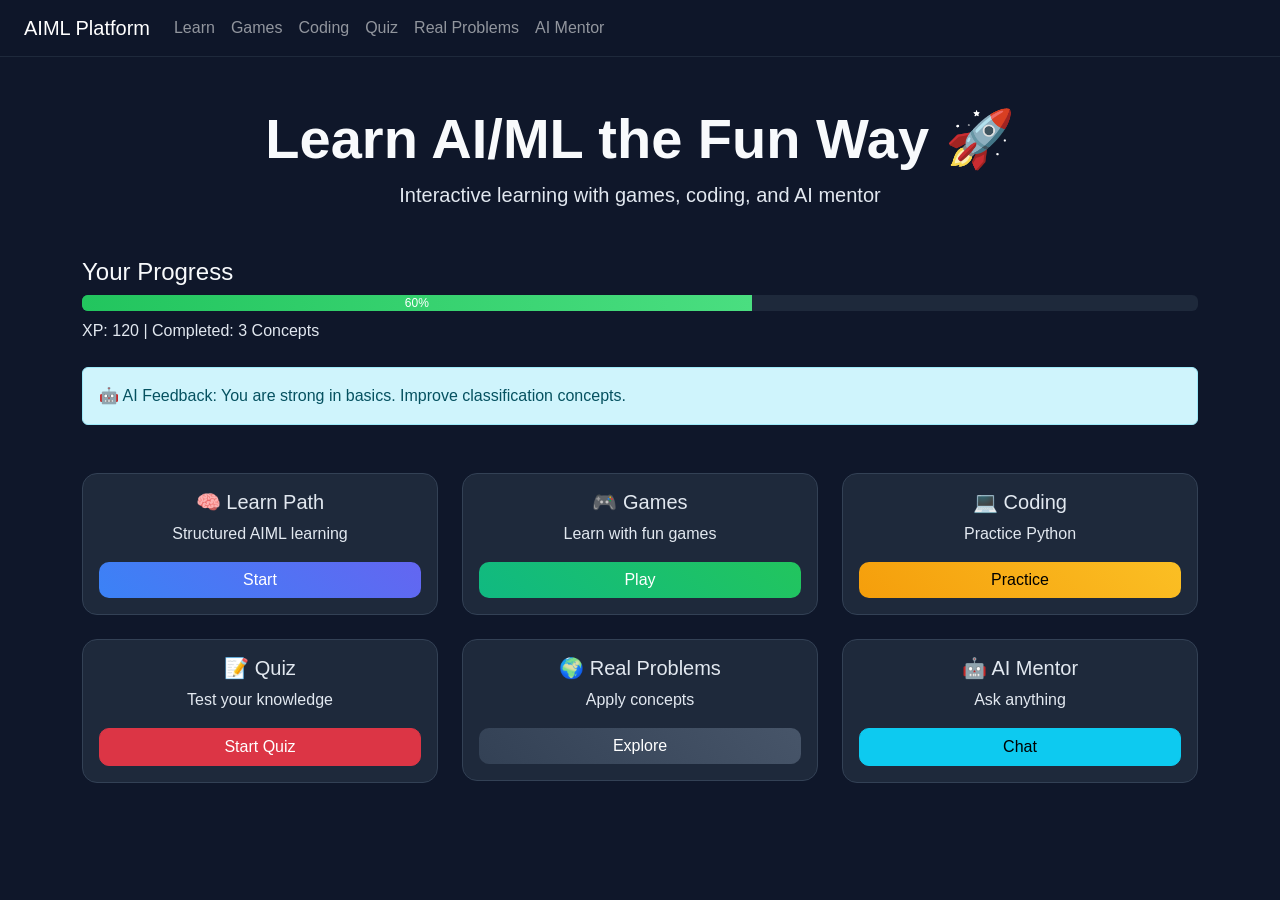
<file: template/index.html>
<!DOCTYPE html>
<html lang="en">
<head>
    <meta charset="UTF-8">
    <title>AIML Learning Platform</title>
    <link href="https://cdn.jsdelivr.net/npm/bootstrap@5.3.0/dist/css/bootstrap.min.css" rel="stylesheet">
    <link rel="stylesheet" href="/static/style.css">
</head>
<body>

<!-- 🔥 NAVBAR -->
<nav class="navbar navbar-expand-lg navbar-dark bg-dark px-4">
    <a class="navbar-brand" href="/">AIML Platform</a>
    <div class="navbar-nav">
        <a class="nav-link" href="/learn">Learn</a>
        <a class="nav-link" href="/games">Games</a>
        <a class="nav-link" href="/coding">Coding</a>
        <a class="nav-link" href="/quiz">Quiz</a>
        <a class="nav-link" href="/problems">Real Problems</a>
        <a class="nav-link" href="/chatbot">AI Mentor</a>
    </div>
</nav>

<!-- 🎯 HERO SECTION -->
<div class="container text-center mt-5">
    <h1 class="display-4 fw-bold">Learn AI/ML the Fun Way 🚀</h1>
    <p class="lead">Interactive learning with games, coding, and AI mentor</p>
</div>

<!-- 📊 PROGRESS -->
<div class="container mt-5">
    <h4>Your Progress</h4>
    <div class="progress">
        <div class="progress-bar bg-success" style="width: 60%">60%</div>
    </div>
    <p class="mt-2">XP: 120 | Completed: 3 Concepts</p>
</div>

<!-- 🧠 AI FEEDBACK -->
<div class="container mt-4">
    <div class="alert alert-info">
        🤖 AI Feedback: You are strong in basics. Improve classification concepts.
    </div>
</div>

<!-- 🧩 NAVIGATION CARDS -->
<div class="container mt-5">
    <div class="row g-4">

        <div class="col-md-4">
            <div class="card p-3 text-center">
                <h5>🧠 Learn Path</h5>
                <p>Structured AIML learning</p>
                <a href="/learn" class="btn btn-primary">Start</a>
            </div>
        </div>

        <div class="col-md-4">
            <div class="card p-3 text-center">
                <h5>🎮 Games</h5>
                <p>Learn with fun games</p>
                <a href="/games" class="btn btn-success">Play</a>
            </div>
        </div>

        <div class="col-md-4">
            <div class="card p-3 text-center">
                <h5>💻 Coding</h5>
                <p>Practice Python</p>
                <a href="/coding" class="btn btn-warning">Practice</a>
            </div>
        </div>

        <div class="col-md-4">
            <div class="card p-3 text-center">
                <h5>📝 Quiz</h5>
                <p>Test your knowledge</p>
                <a href="/quiz" class="btn btn-danger">Start Quiz</a>
            </div>
        </div>

        <div class="col-md-4">
            <div class="card p-3 text-center">
                <h5>🌍 Real Problems</h5>
                <p>Apply concepts</p>
                <a href="/problems" class="btn btn-dark">Explore</a>
            </div>
        </div>

        <div class="col-md-4">
            <div class="card p-3 text-center">
                <h5>🤖 AI Mentor</h5>
                <p>Ask anything</p>
                <a href="/chatbot" class="btn btn-info">Chat</a>
            </div>
        </div>

    </div>
</div>

</body>
</html>
</file>
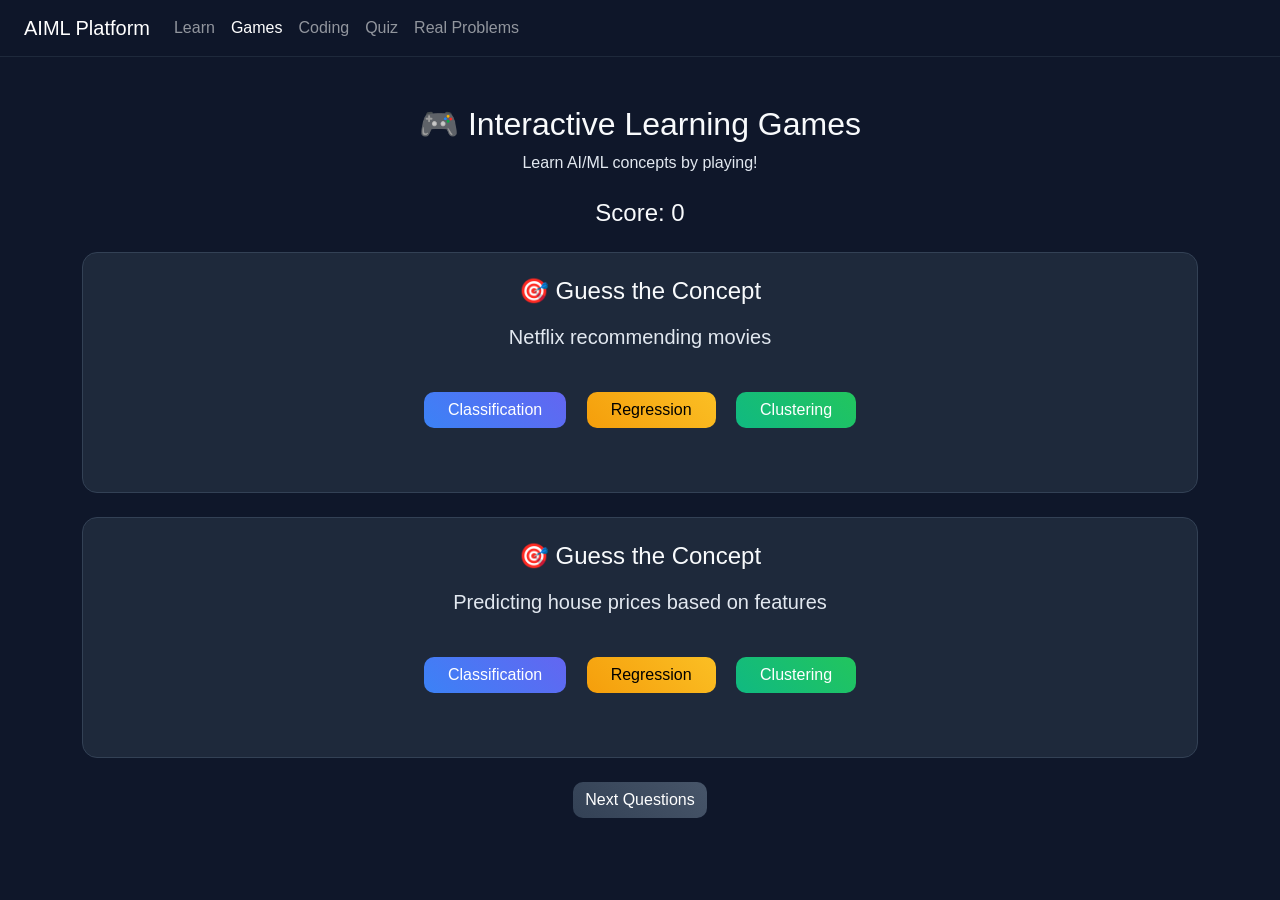
<file: template/games.html>
<!DOCTYPE html>
<html lang="en">
<head>
    <meta charset="UTF-8">
    <title>Games - AIML Platform</title>
    <link href="https://cdn.jsdelivr.net/npm/bootstrap@5.3.0/dist/css/bootstrap.min.css" rel="stylesheet">
    <link rel="stylesheet" href="/static/style.css">
</head>
<body>

<!-- 🔥 NAVBAR -->
<nav class="navbar navbar-expand-lg navbar-dark bg-dark px-4">
    <a class="navbar-brand" href="/">AIML Platform</a>
    <div class="navbar-nav">
        <a class="nav-link" href="/learn">Learn</a>
        <a class="nav-link active" href="/games">Games</a>
        <a class="nav-link" href="/coding">Coding</a>
        <a class="nav-link" href="/quiz">Quiz</a>
        <a class="nav-link" href="/problems">Real Problems</a>
    </div>
</nav>

<div class="container mt-5 text-center">

    <h2>🎮 Interactive Learning Games</h2>
    <p>Learn AI/ML concepts by playing!</p>

    <!-- 🏆 SCORE -->
    <h4 class="mt-4">Score: <span id="score">0</span></h4>

    <!-- 🎯 GAME 1 -->
    <div class="card p-4 mt-4 text-center">
    <h4 class="mb-3">🎯 Guess the Concept</h4>
    <p id="question1" class="fs-5">Netflix recommending movies</p>

    <div class="mt-3">
        <button class="btn btn-primary m-2 px-4">Classification</button>
        <button class="btn btn-warning m-2 px-4">Regression</button>
        <button class="btn btn-success m-2 px-4">Clustering</button>
    </div>

    <p class="mt-3" id="result1"></p>
</div>

    <!-- 🎯 GAME 2 -->
    <div class="card p-4 mt-4 text-center">
    <h4 class="mb-3">🎯 Guess the Concept</h4>
    <p id="question1" class="fs-5">Predicting house prices based on features</p>

    <div class="mt-3">
        <button class="btn btn-primary m-2 px-4">Classification</button>
        <button class="btn btn-warning m-2 px-4">Regression</button>
        <button class="btn btn-success m-2 px-4">Clustering</button>
    </div>

    <p class="mt-3" id="result1"></p>
</div>

    <!-- 🔄 NEXT BUTTON -->
    <button class="btn btn-dark mt-4" onclick="nextQuestions()">Next Questions</button>

</div>

<script>

let score = 0;

// GAME 1
function checkAnswer1(ans){
    if(ans === 'classification'){
        document.getElementById("result1").innerHTML = "✅ Correct! Recommendation is classification.";
        score++;
    } else {
        document.getElementById("result1").innerHTML = "❌ Incorrect!";
    }
    updateScore();
}

// GAME 2
function checkAnswer2(ans){
    if(ans === 'regression'){
        document.getElementById("result2").innerHTML = "✅ Correct! Price prediction is regression.";
        score++;
    } else {
        document.getElementById("result2").innerHTML = "❌ Incorrect!";
    }
    updateScore();
}

// UPDATE SCORE
function updateScore(){
    document.getElementById("score").innerText = score;
}

// NEXT QUESTIONS
function nextQuestions(){
    document.getElementById("question1").innerText = "Email spam detection problem";
    document.getElementById("question2").innerText = "Grouping customers based on behavior";

    document.getElementById("result1").innerHTML = "";
    document.getElementById("result2").innerHTML = "";
}

</script>
<script>
// Add glow effect on click
document.querySelectorAll("button").forEach(btn => {
    btn.addEventListener("click", () => {
        btn.classList.add("glow");
        setTimeout(() => btn.classList.remove("glow"), 300);
    });
});
</script>
</body>
</html>
</file>
<file: static/style.css>
body {
    background: #0f172a;
    color: #e2e8f0;
    font-family: 'Segoe UI', sans-serif;
}

/* 🔥 NAVBAR */
.navbar {
    background: rgba(15, 23, 42, 0.9) !important;
    backdrop-filter: blur(10px);
    border-bottom: 1px solid #1e293b;
}

/* ✨ CARDS */
.card {
    background: #1e293b;
    border: 1px solid #334155;
    border-radius: 15px;
    color: #e2e8f0;
    transition: all 0.3s ease;
}

.card:hover {
    transform: translateY(-8px) scale(1.02);
    box-shadow: 0px 10px 30px rgba(0,0,0,0.5);
}

/* 🎯 BUTTONS */
.btn {
    border-radius: 10px;
    transition: all 0.3s ease;
}

.btn:hover {
    transform: scale(1.1);
}

/* 🔥 GLOW BUTTONS */
.btn-primary {
    background: linear-gradient(45deg, #3b82f6, #6366f1);
    border: none;
}

.btn-success {
    background: linear-gradient(45deg, #10b981, #22c55e);
    border: none;
}

.btn-warning {
    background: linear-gradient(45deg, #f59e0b, #fbbf24);
    border: none;
}

.btn-dark {
    background: linear-gradient(45deg, #334155, #475569);
    border: none;
}

/* 📊 PROGRESS BAR */
.progress {
    background: #1e293b;
}

.progress-bar {
    background: linear-gradient(90deg, #22c55e, #4ade80);
}

/* ✨ TEXT EFFECT */
h1, h2, h3, h4 {
    color: #f8fafc;
}

/* 🎮 GAME RESULT COLORS */
#result1, #result2 {
    font-weight: bold;
    font-size: 18px;
}

/* 🌟 GLOW EFFECT */
.glow {
    box-shadow: 0 0 15px rgba(59,130,246,0.6);
}
</file>
